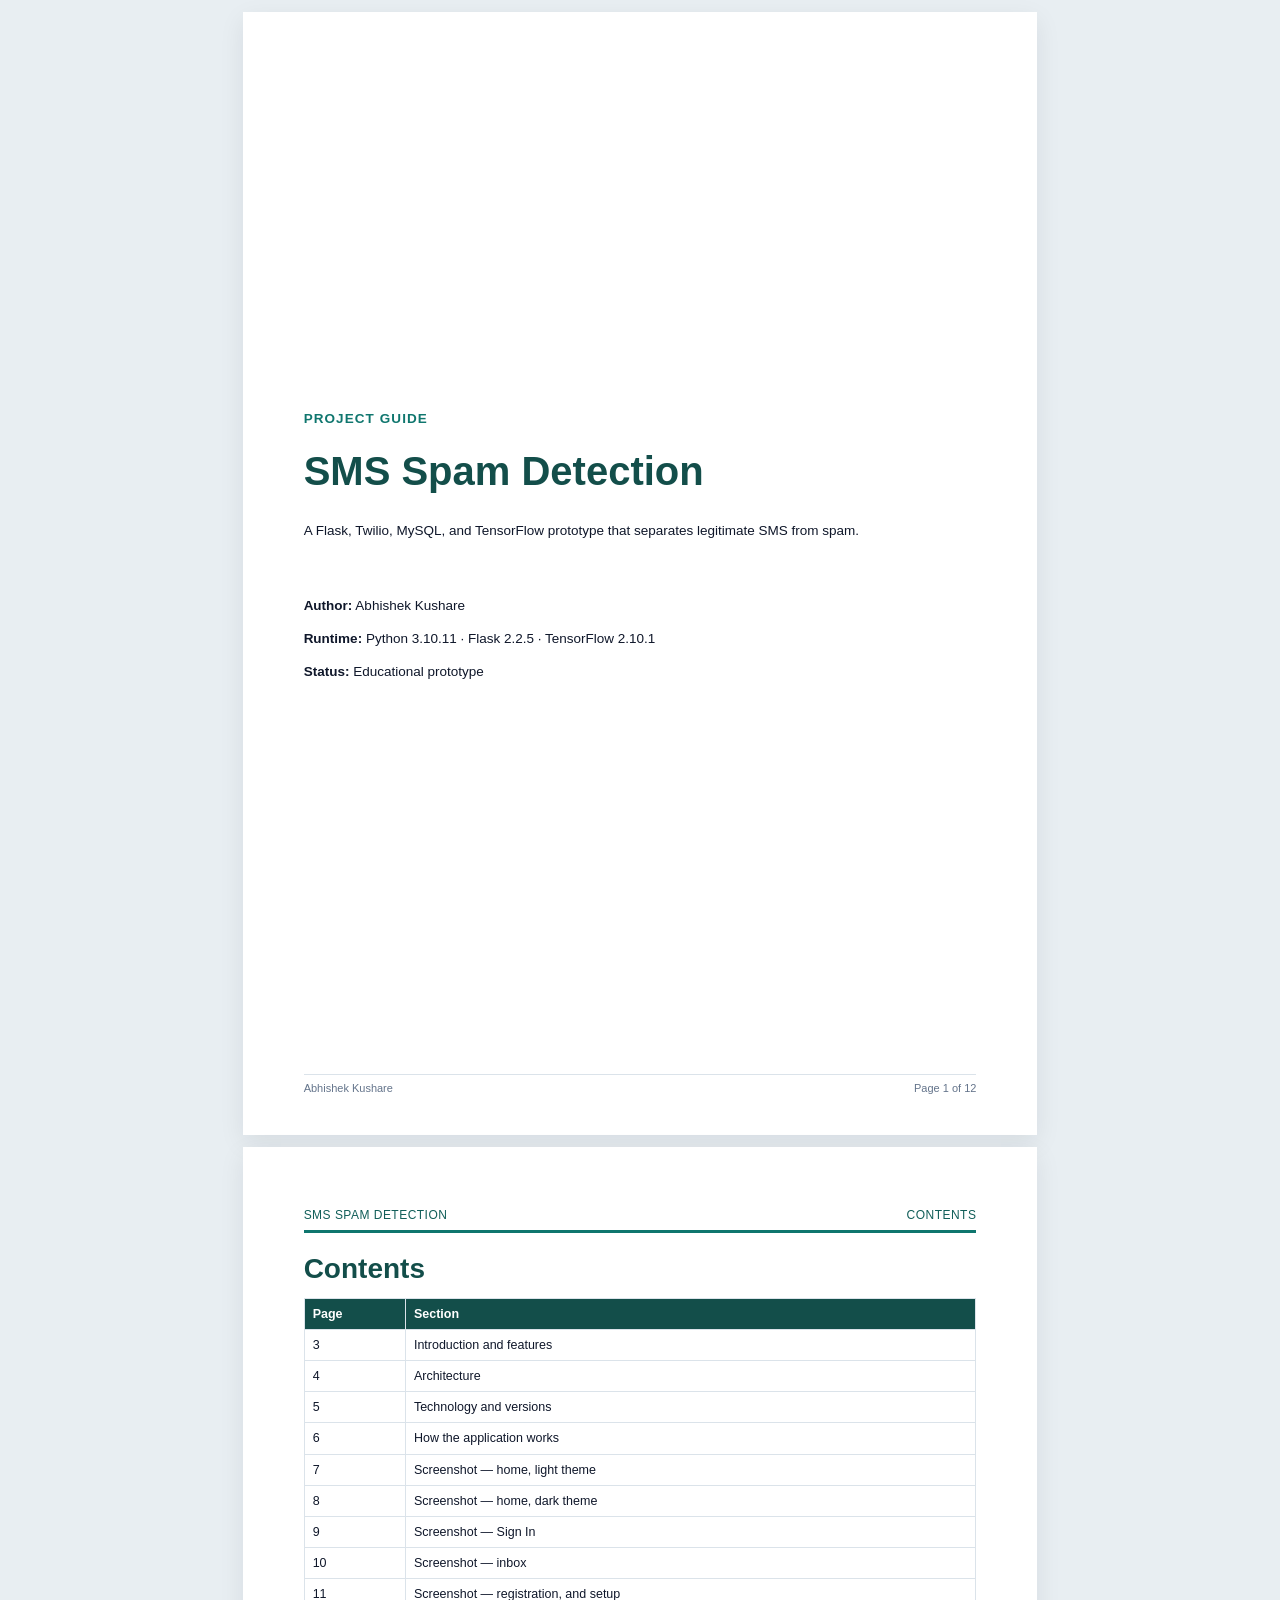
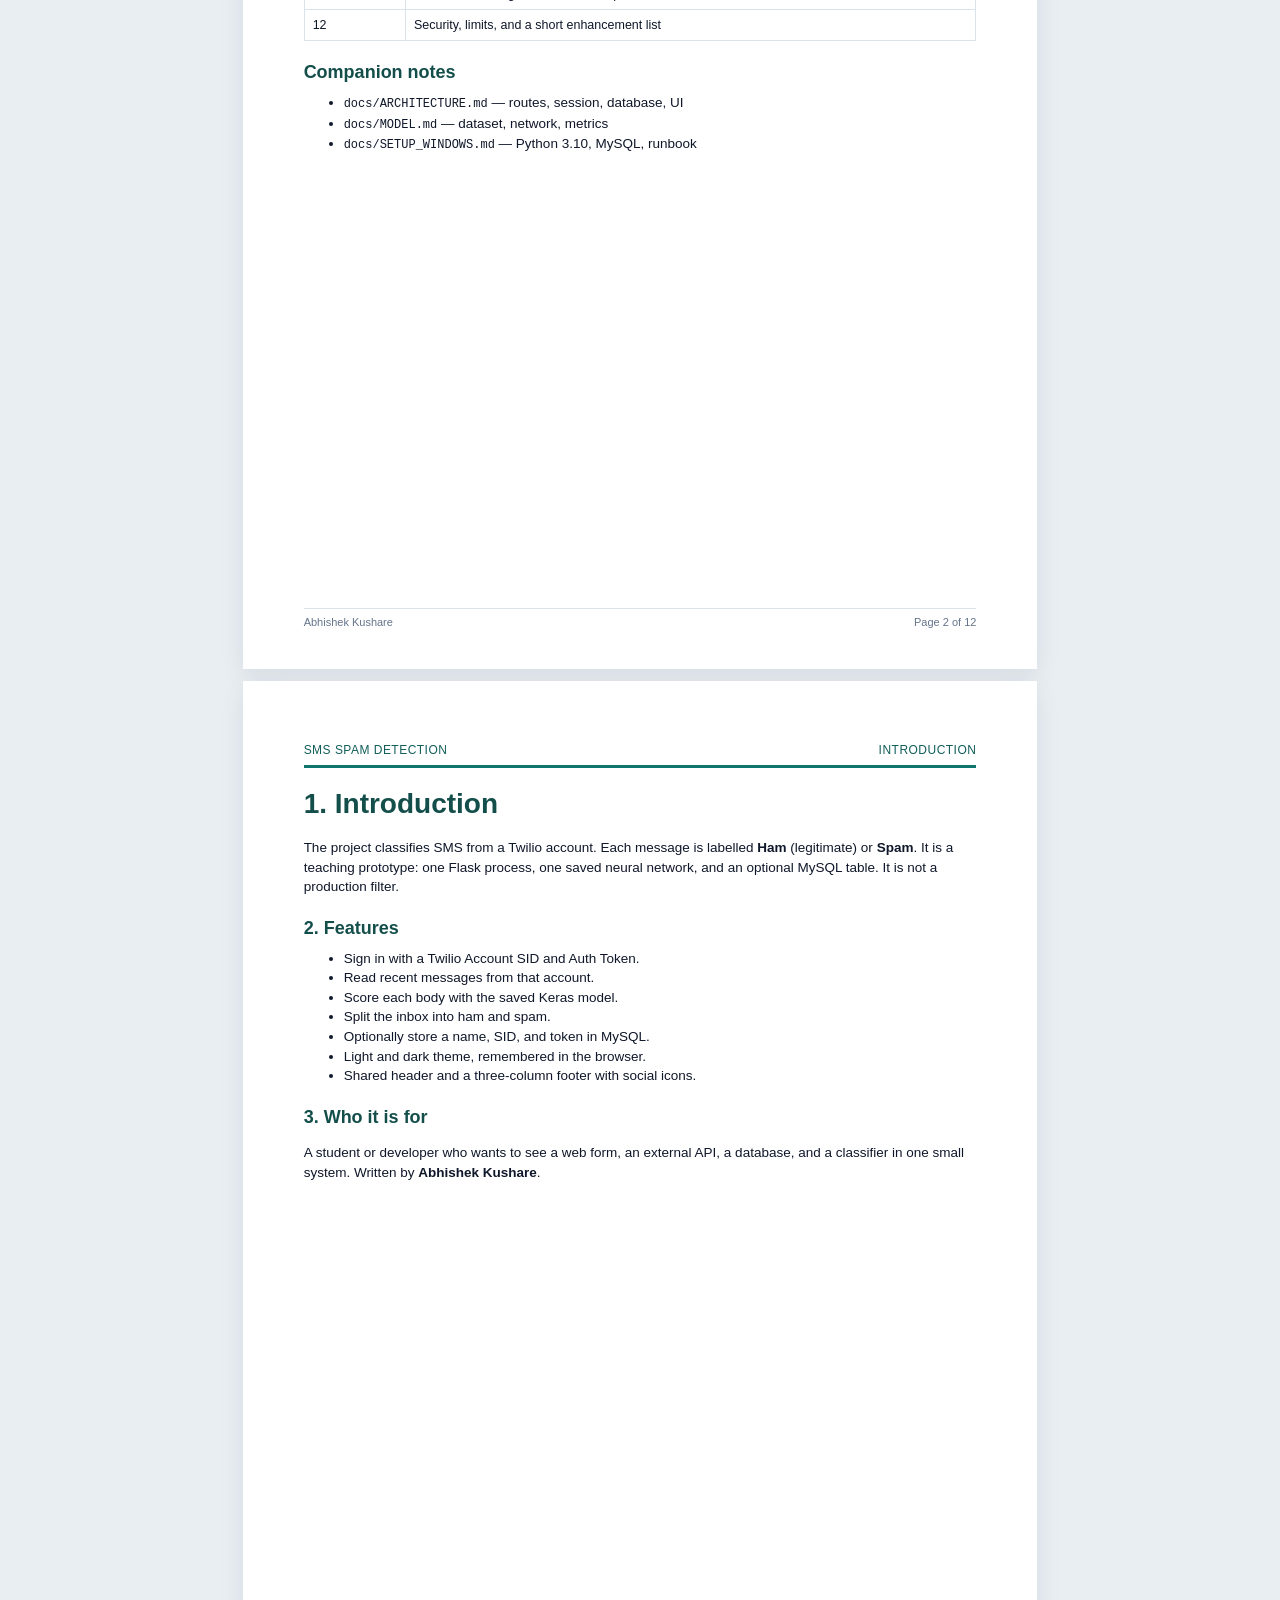
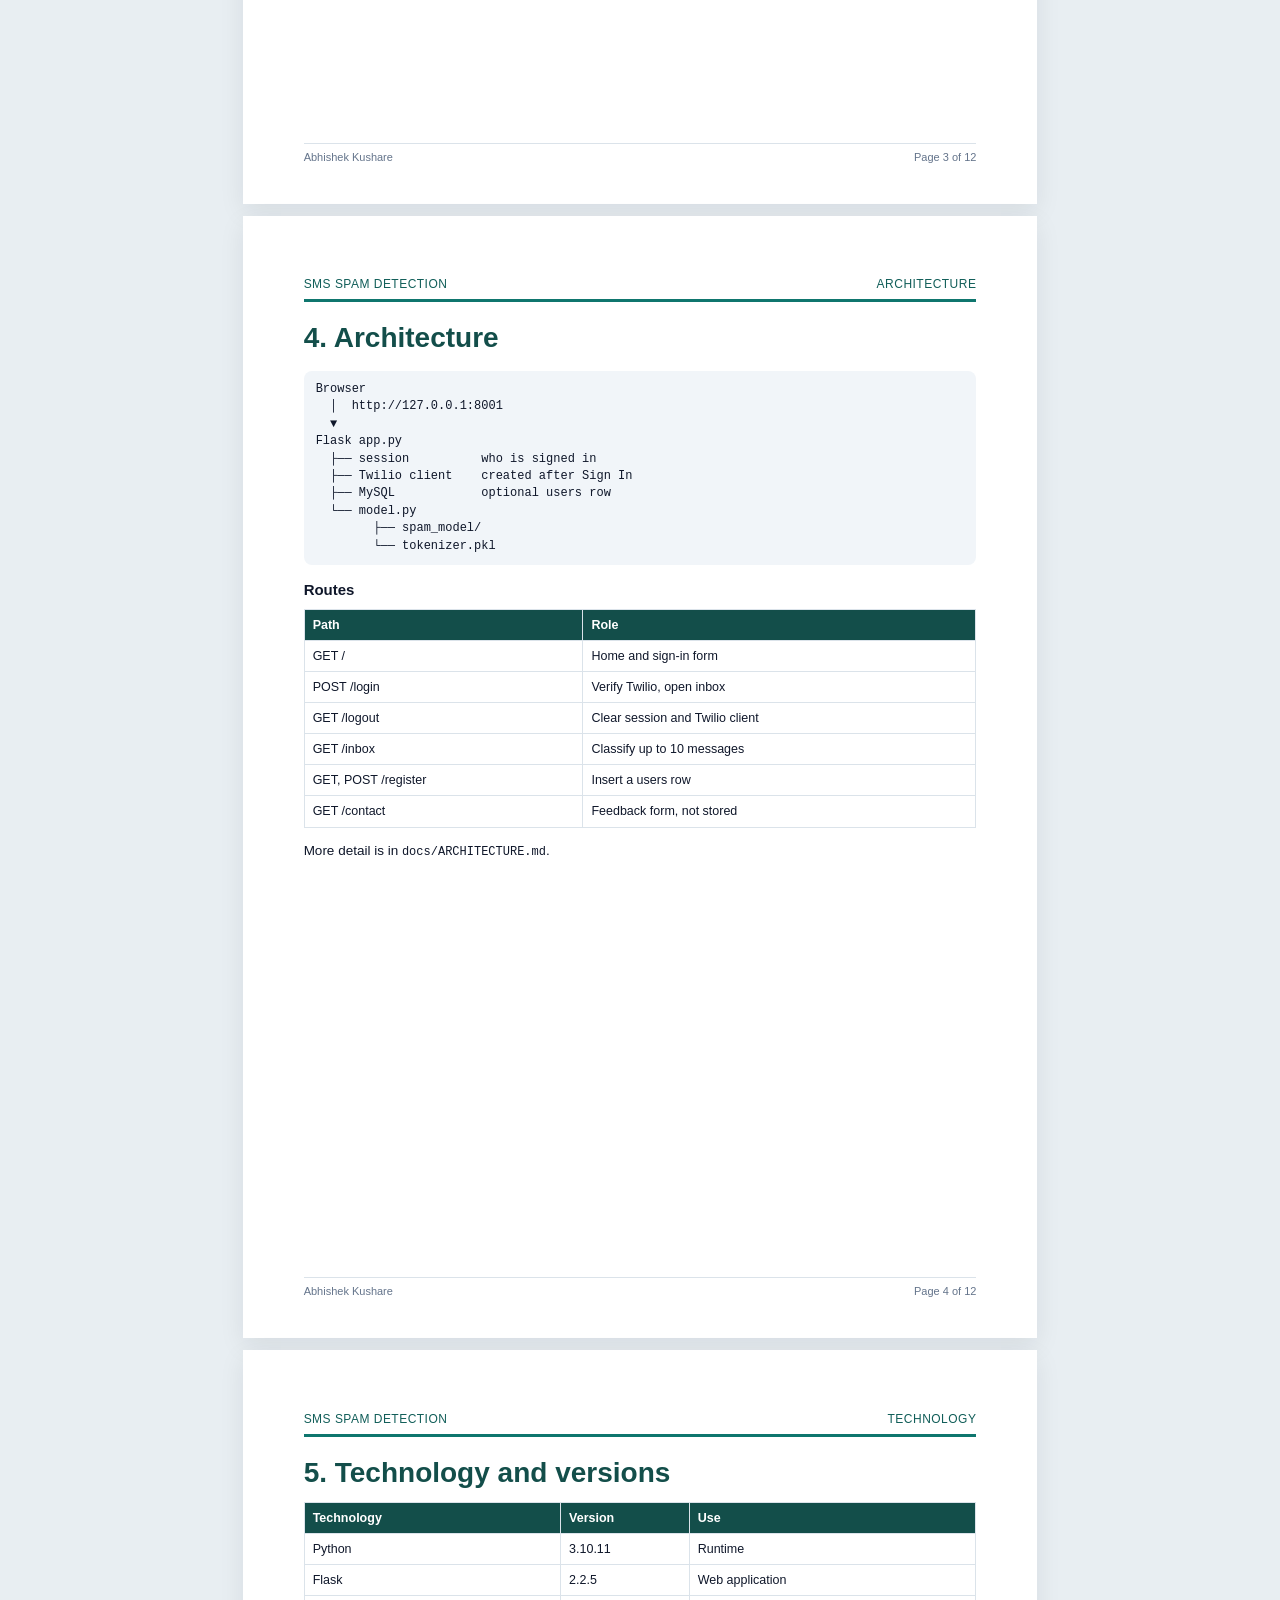
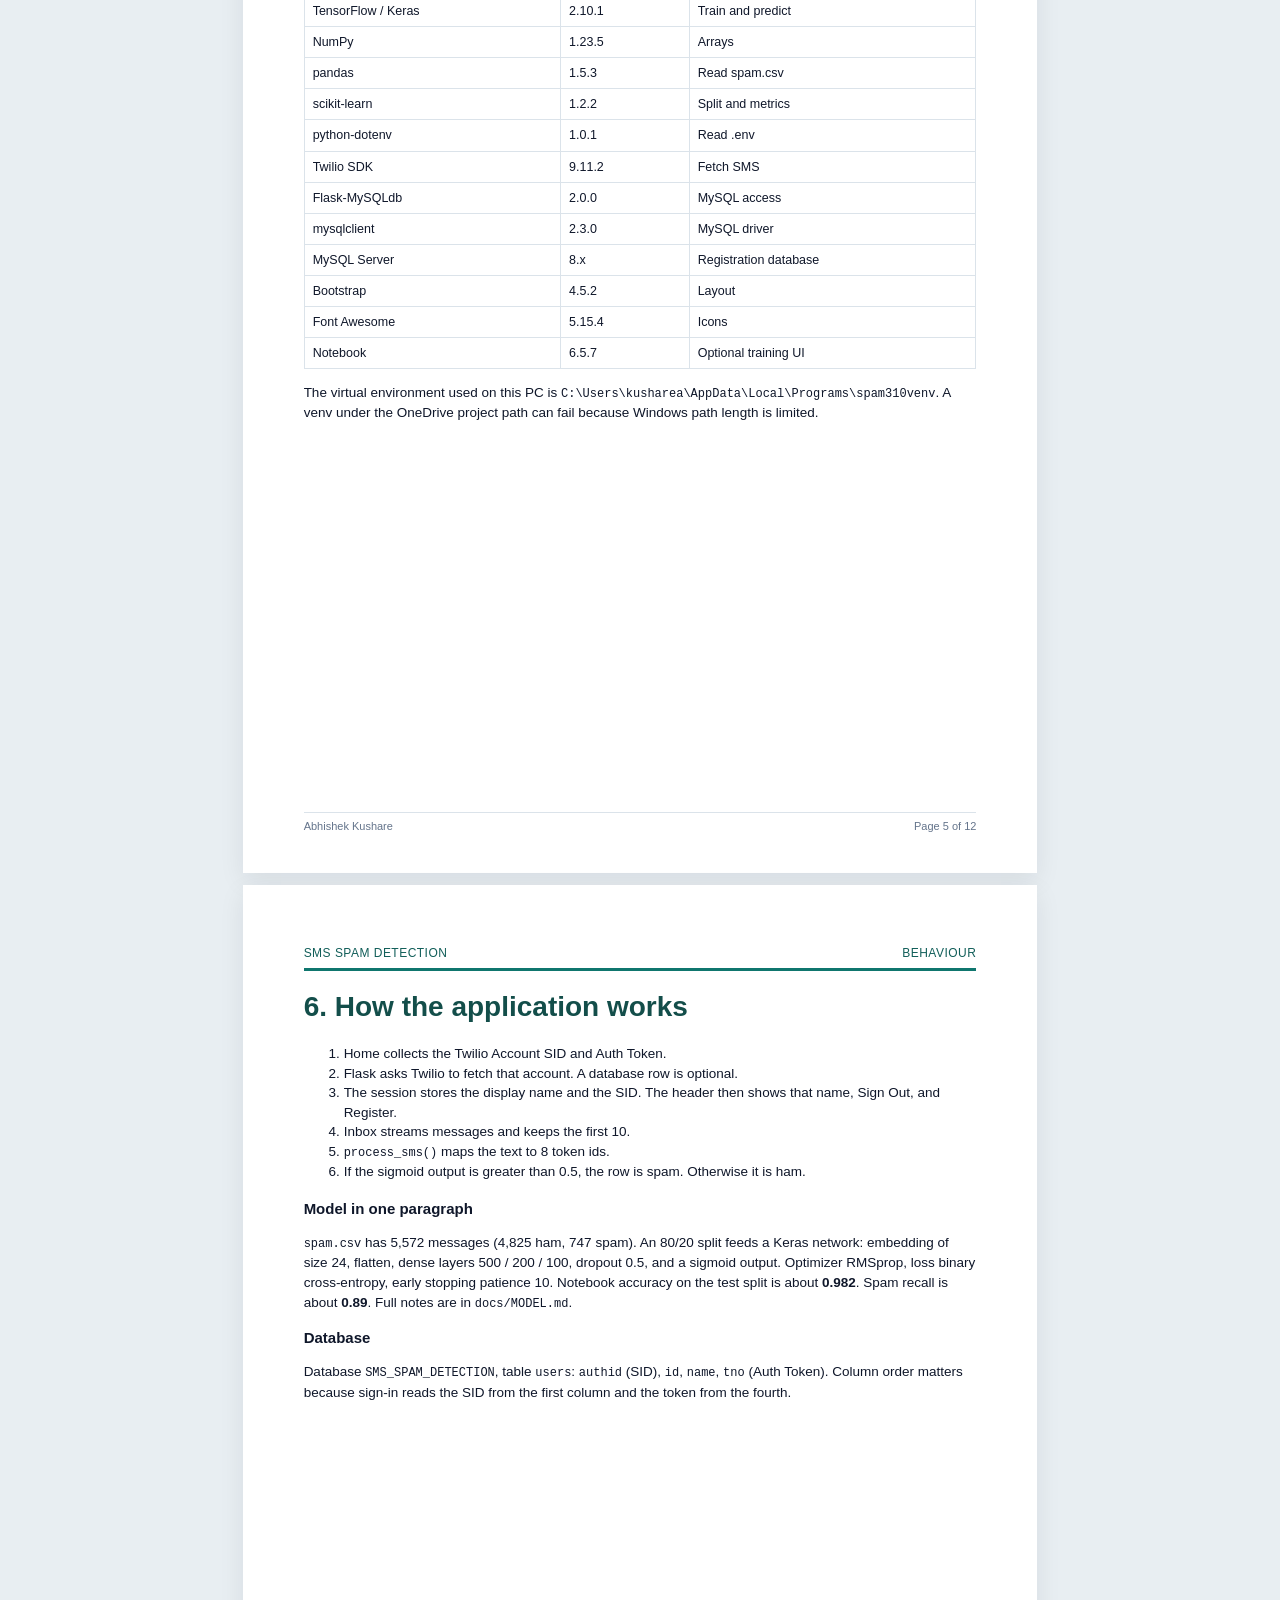
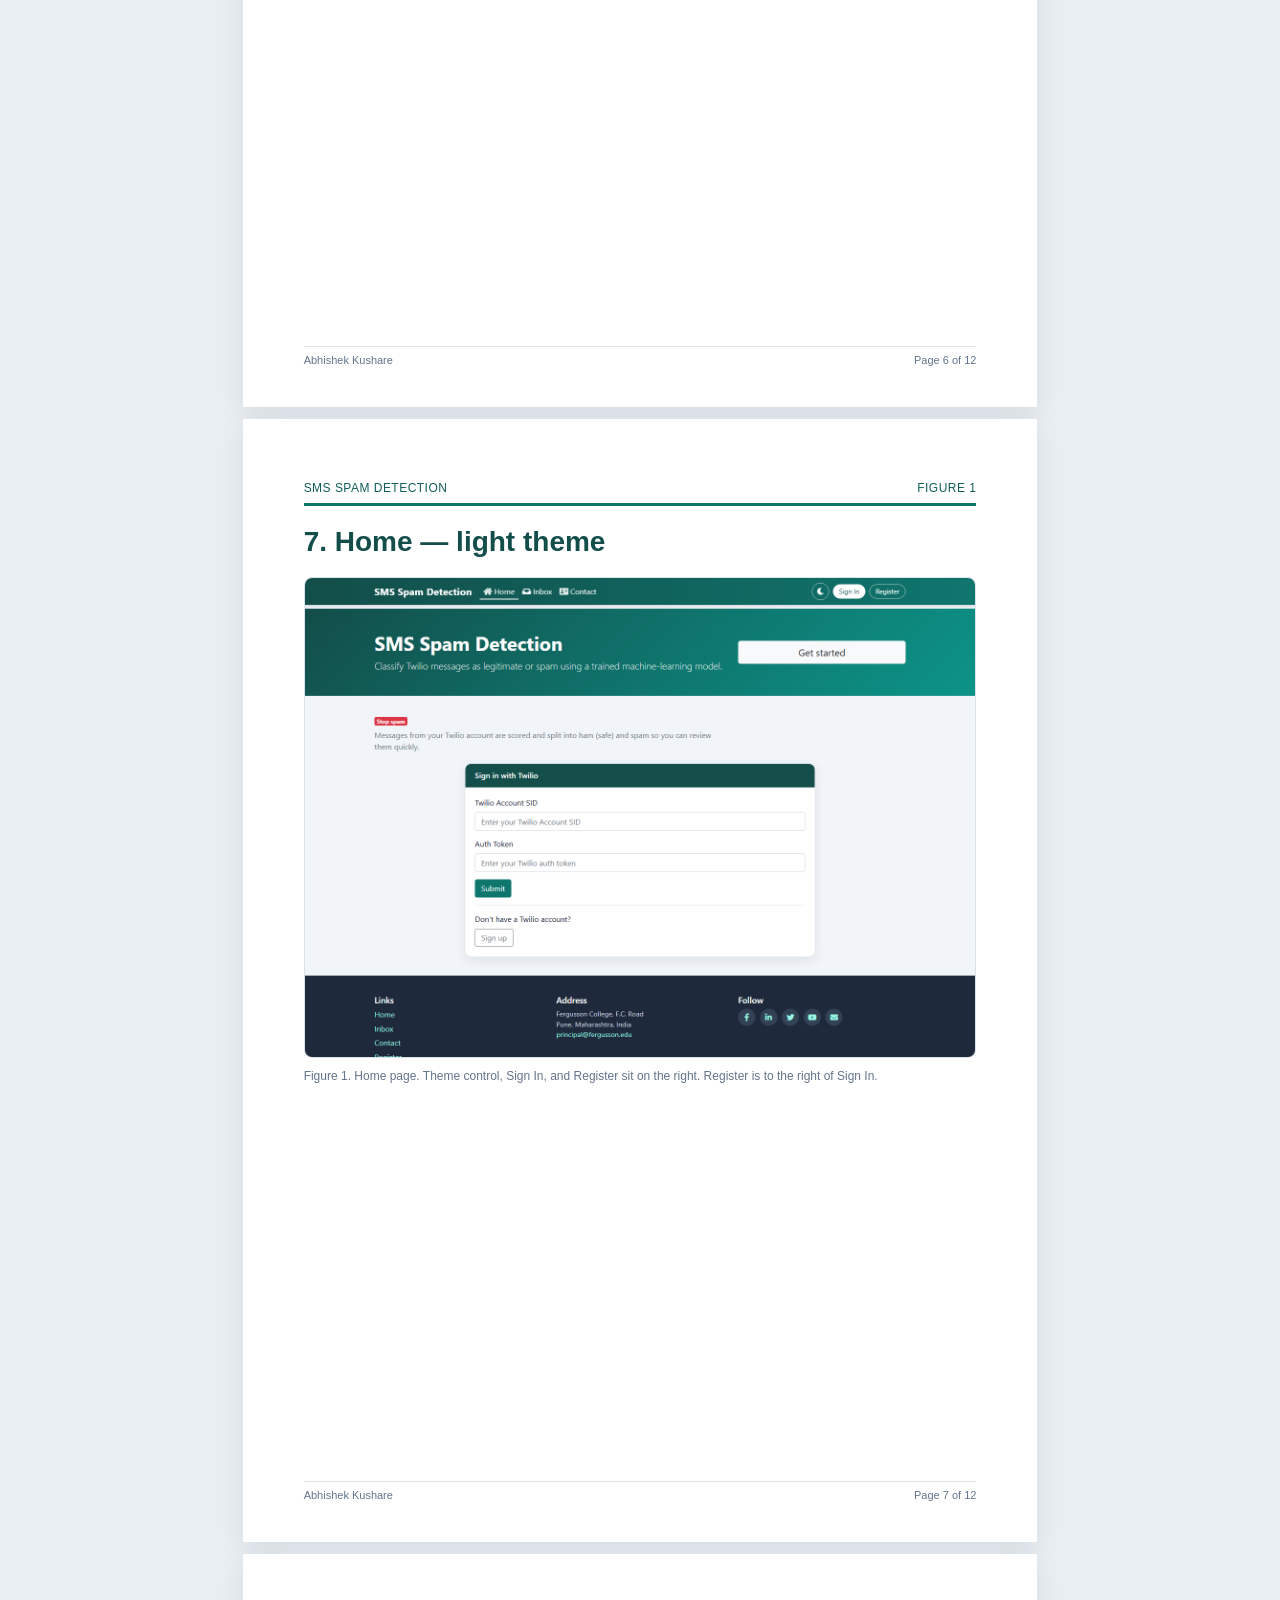
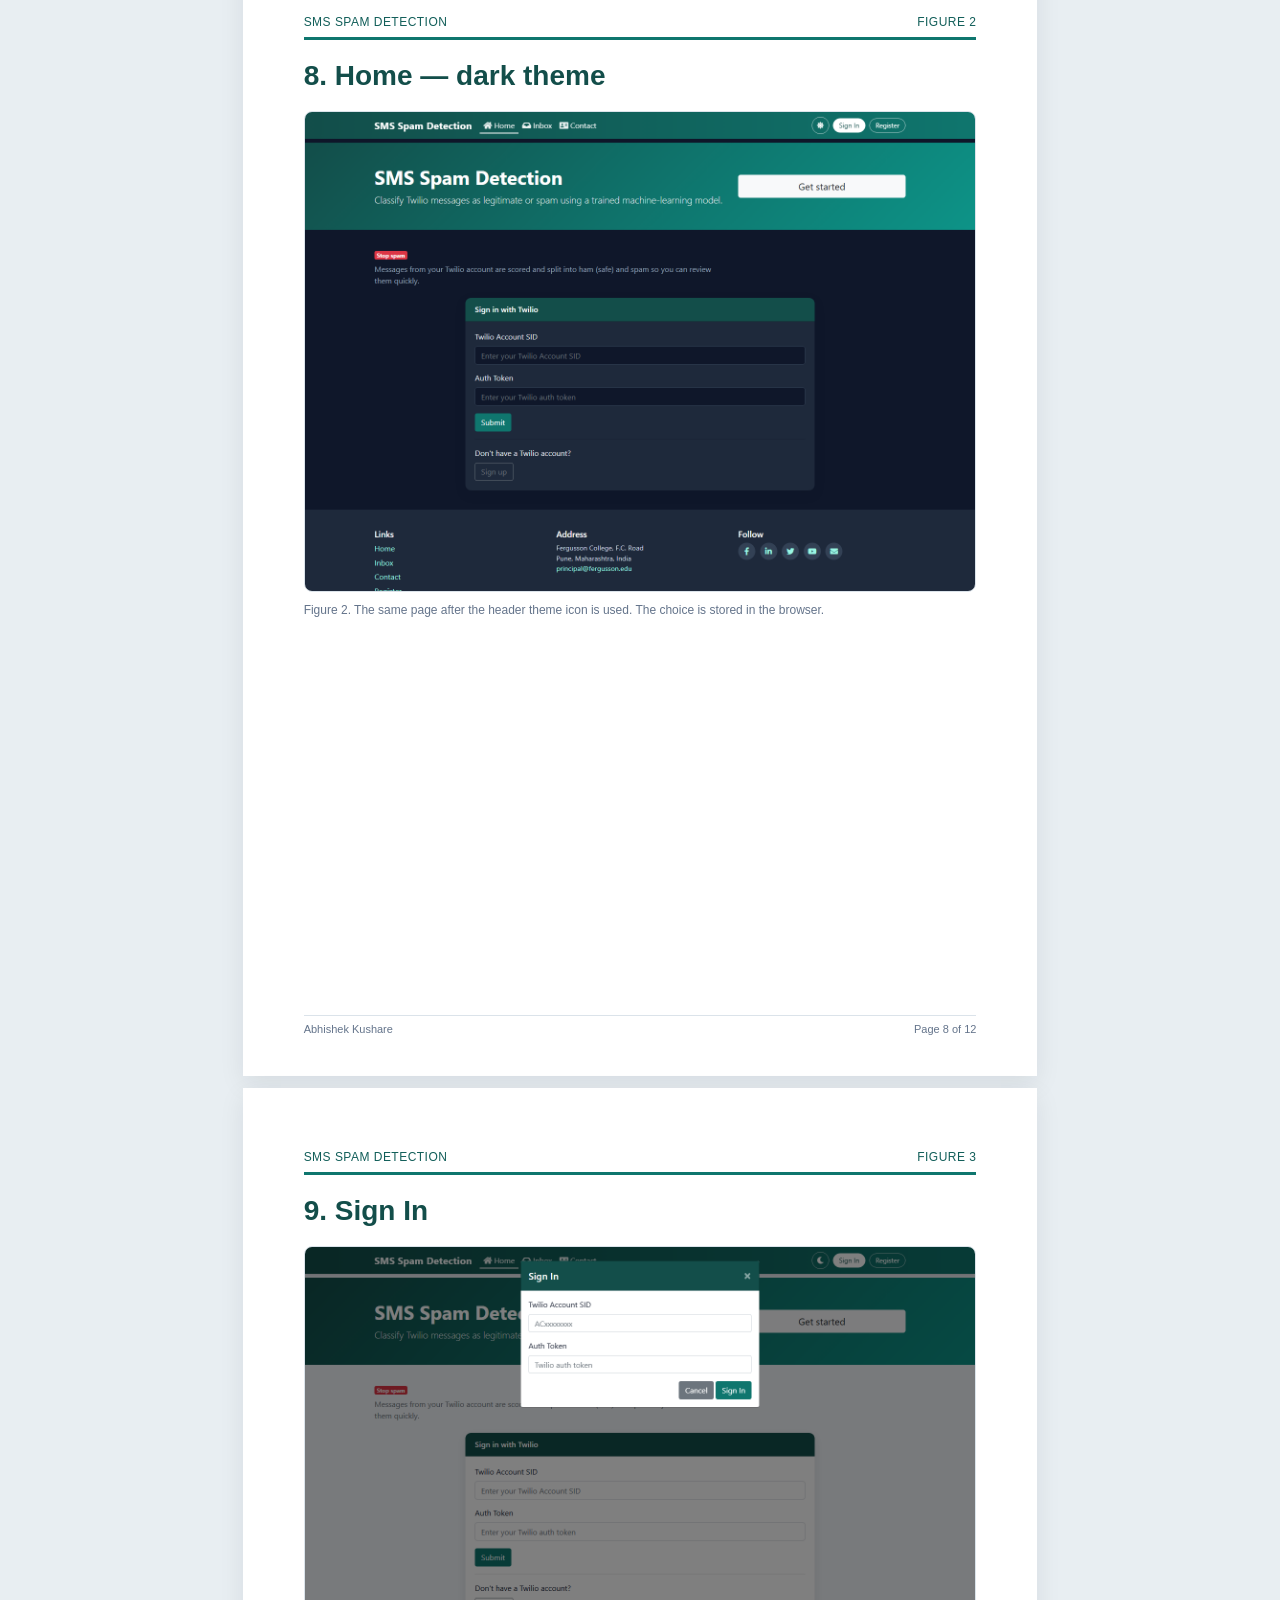
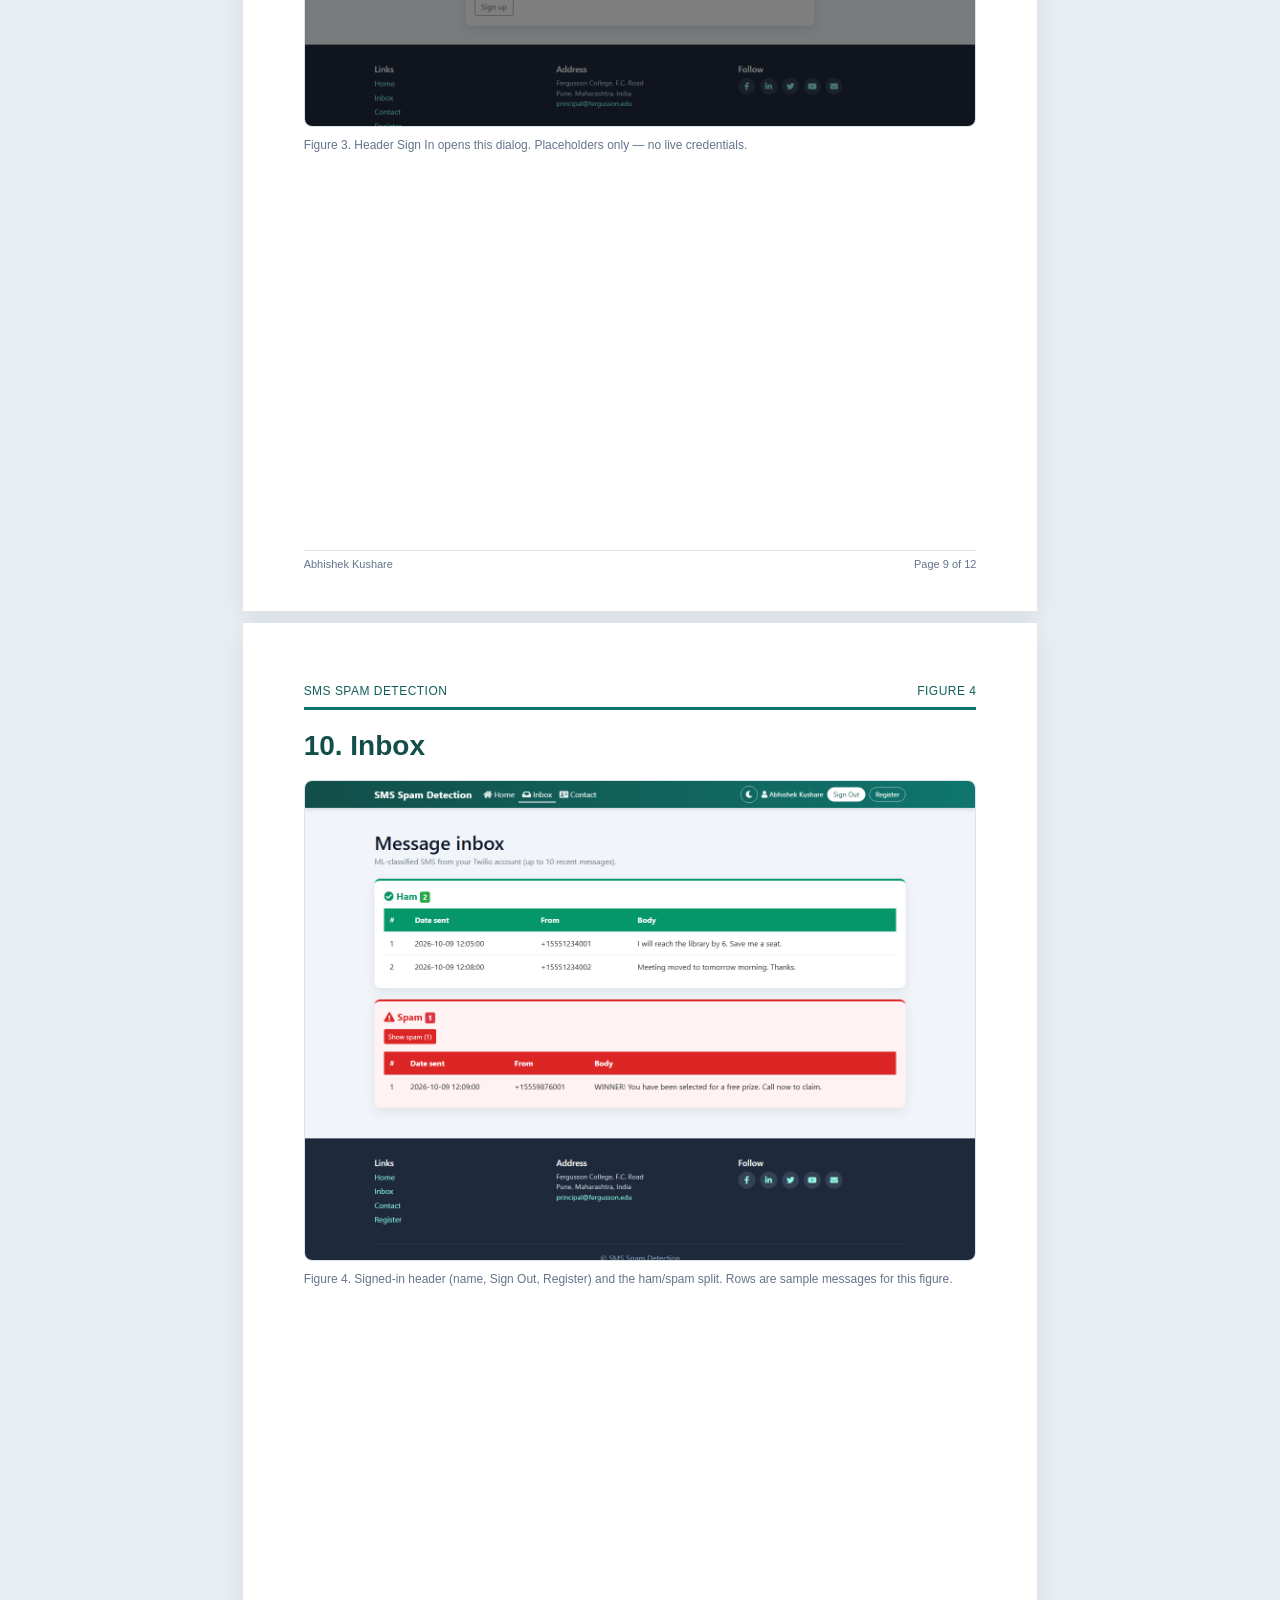
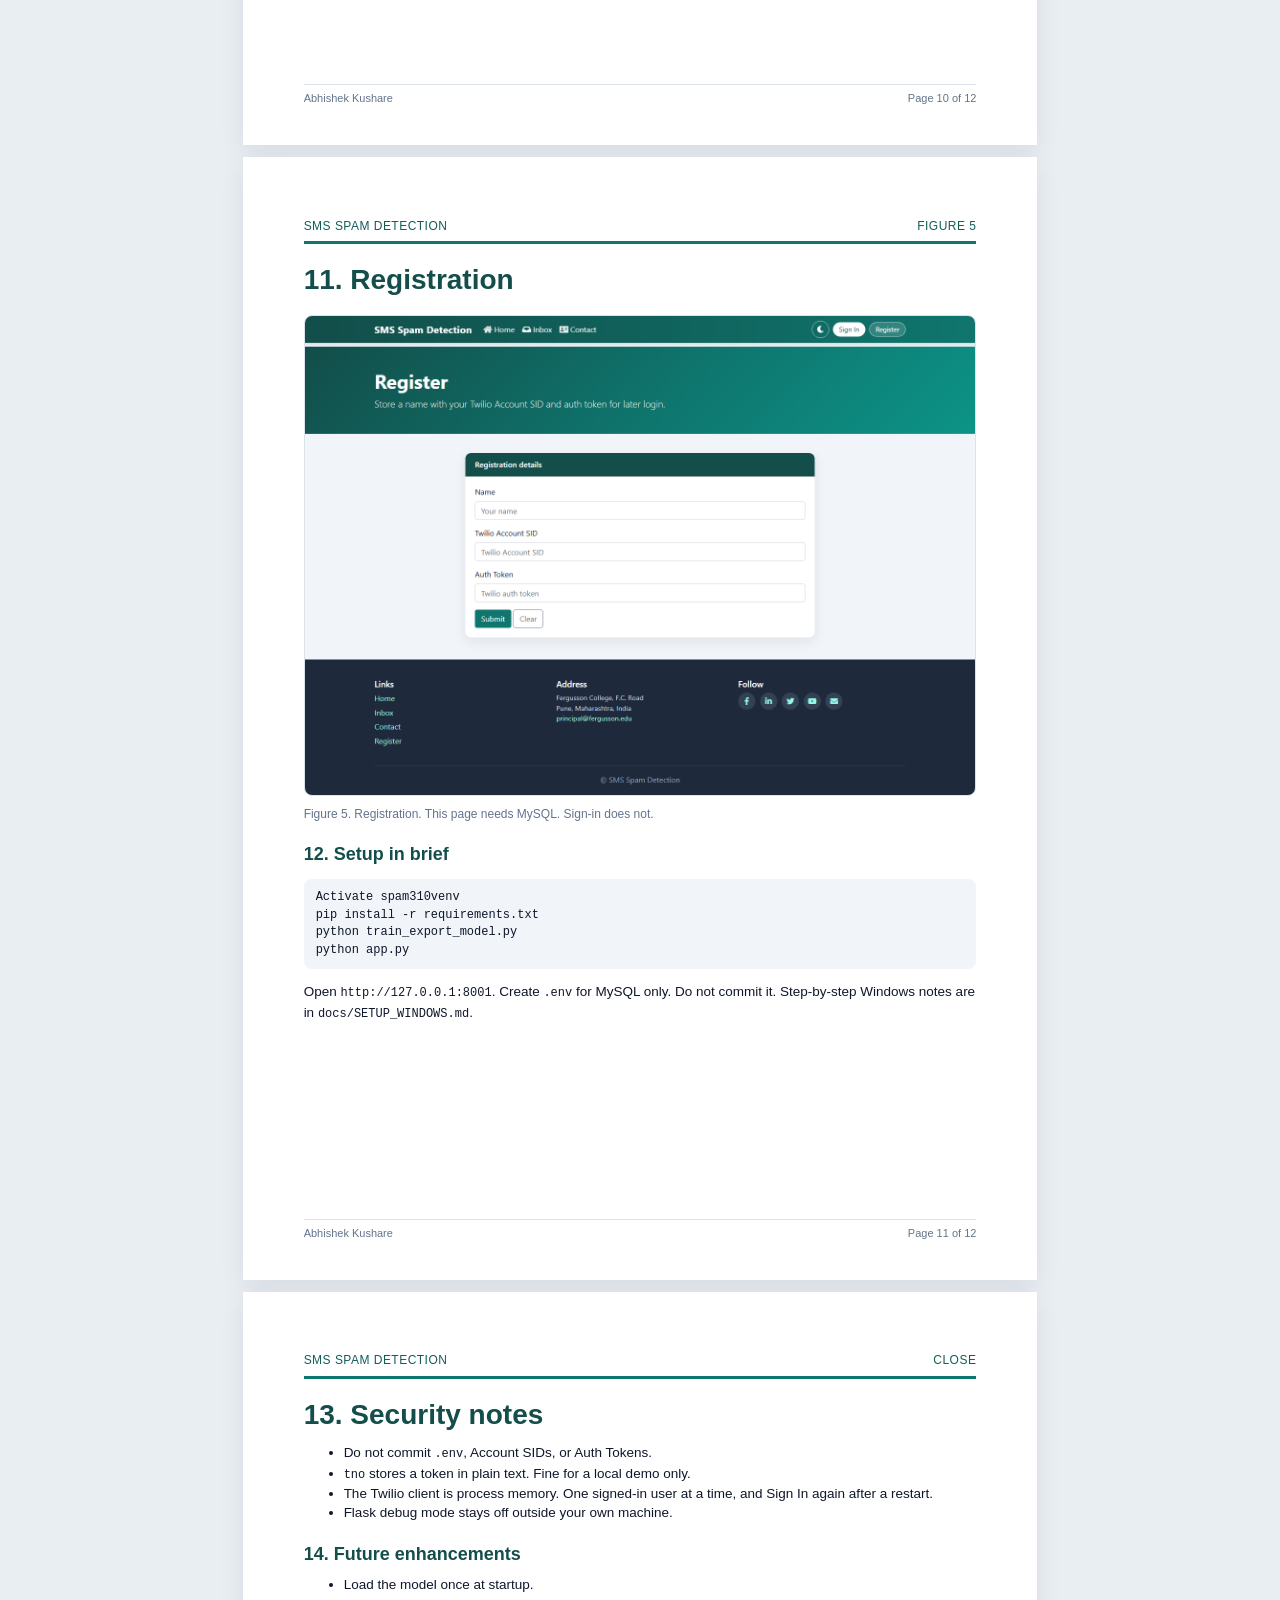
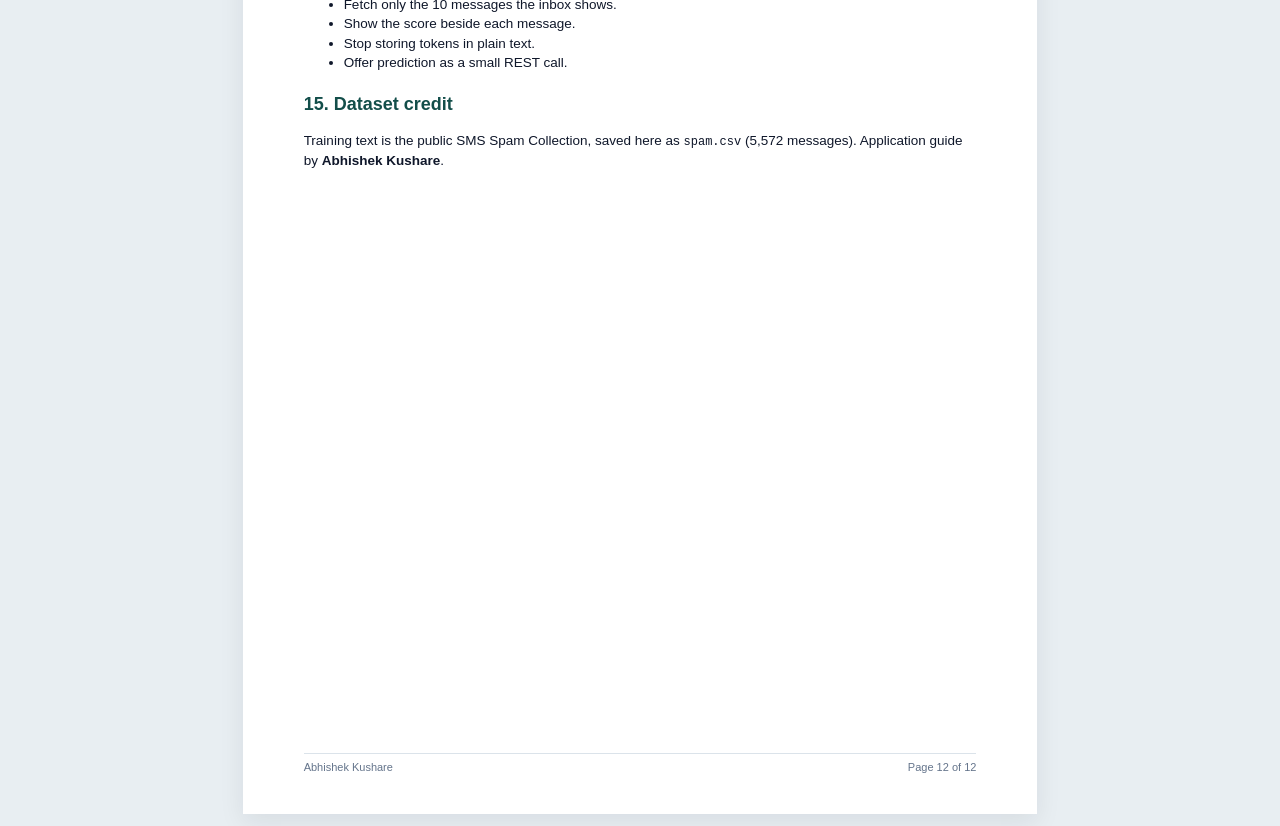
<file: docs/SMS_Spam_Detection_Guide.html>
<!DOCTYPE html>
<html lang="en">
<head>
  <meta charset="utf-8">
  <title>SMS Spam Detection — Project Guide</title>
  <style>
    @page { size: A4; margin: 16mm 14mm 18mm; }
    * { box-sizing: border-box; }
    body {
      margin: 0;
      background: #e8eef2;
      color: #0f172a;
      font-family: "Segoe UI", Calibri, sans-serif;
      line-height: 1.45;
    }
    .page {
      width: 210mm;
      min-height: 297mm;
      margin: 12px auto;
      background: #fff;
      padding: 16mm 16mm 22mm;
      position: relative;
      box-shadow: 0 8px 24px rgba(15, 23, 42, 0.08);
      page-break-after: always;
    }
    .page:last-child { page-break-after: auto; }
    header.doc-head {
      display: flex;
      justify-content: space-between;
      border-bottom: 3px solid #0f766e;
      padding-bottom: 6px;
      margin-bottom: 16px;
      color: #115e59;
      font-size: 12px;
      letter-spacing: 0.04em;
      text-transform: uppercase;
    }
    h1 { font-size: 28px; margin: 0 0 8px; color: #134e4a; }
    h2 { font-size: 18px; margin: 18px 0 8px; color: #134e4a; }
    h3 { font-size: 15px; margin: 14px 0 6px; }
    p, li { font-size: 13.5px; }
    .cover {
      display: flex;
      flex-direction: column;
      justify-content: center;
      min-height: 250mm;
    }
    .cover h1 { font-size: 40px; }
    .kicker { color: #0f766e; font-weight: 700; letter-spacing: 0.08em; text-transform: uppercase; }
    .meta { margin-top: 28px; font-size: 14px; }
    table { width: 100%; border-collapse: collapse; font-size: 12.5px; margin: 8px 0 12px; }
    th, td { border: 1px solid #dbe3ea; padding: 6px 8px; text-align: left; vertical-align: top; }
    th { background: #134e4a; color: #fff; }
    pre, code { font-family: Consolas, monospace; font-size: 12px; }
    pre {
      background: #f1f5f9;
      padding: 10px 12px;
      border-radius: 8px;
      white-space: pre-wrap;
    }
    img.shot {
      width: 100%;
      border: 1px solid #dbe3ea;
      border-radius: 8px;
      margin: 6px 0 4px;
    }
    .caption { font-size: 12px; color: #64748b; margin: 0 0 12px; }
    .footer {
      position: absolute;
      left: 16mm;
      right: 16mm;
      bottom: 10mm;
      border-top: 1px solid #dbe3ea;
      padding-top: 6px;
      display: flex;
      justify-content: space-between;
      font-size: 11px;
      color: #64748b;
    }
    ul { margin-top: 6px; }
    a { color: #0f766e; }
  </style>
</head>
<body>

<section class="page">
  <div class="cover">
    <p class="kicker">Project guide</p>
    <h1>SMS Spam Detection</h1>
    <p>A Flask, Twilio, MySQL, and TensorFlow prototype that separates legitimate SMS from spam.</p>
    <div class="meta">
      <p><strong>Author:</strong> Abhishek Kushare</p>
      <p><strong>Runtime:</strong> Python 3.10.11 · Flask 2.2.5 · TensorFlow 2.10.1</p>
      <p><strong>Status:</strong> Educational prototype</p>
    </div>
  </div>
  <div class="footer"><span>Abhishek Kushare</span><span>Page 1 of 12</span></div>
</section>

<section class="page">
  <header class="doc-head"><span>SMS Spam Detection</span><span>Contents</span></header>
  <h1>Contents</h1>
  <table>
    <tr><th>Page</th><th>Section</th></tr>
    <tr><td>3</td><td>Introduction and features</td></tr>
    <tr><td>4</td><td>Architecture</td></tr>
    <tr><td>5</td><td>Technology and versions</td></tr>
    <tr><td>6</td><td>How the application works</td></tr>
    <tr><td>7</td><td>Screenshot — home, light theme</td></tr>
    <tr><td>8</td><td>Screenshot — home, dark theme</td></tr>
    <tr><td>9</td><td>Screenshot — Sign In</td></tr>
    <tr><td>10</td><td>Screenshot — inbox</td></tr>
    <tr><td>11</td><td>Screenshot — registration, and setup</td></tr>
    <tr><td>12</td><td>Security, limits, and a short enhancement list</td></tr>
  </table>
  <h2>Companion notes</h2>
  <ul>
    <li><code>docs/ARCHITECTURE.md</code> — routes, session, database, UI</li>
    <li><code>docs/MODEL.md</code> — dataset, network, metrics</li>
    <li><code>docs/SETUP_WINDOWS.md</code> — Python 3.10, MySQL, runbook</li>
  </ul>
  <div class="footer"><span>Abhishek Kushare</span><span>Page 2 of 12</span></div>
</section>

<section class="page">
  <header class="doc-head"><span>SMS Spam Detection</span><span>Introduction</span></header>
  <h1>1. Introduction</h1>
  <p>The project classifies SMS from a Twilio account. Each message is labelled <strong>Ham</strong> (legitimate) or <strong>Spam</strong>. It is a teaching prototype: one Flask process, one saved neural network, and an optional MySQL table. It is not a production filter.</p>
  <h2>2. Features</h2>
  <ul>
    <li>Sign in with a Twilio Account SID and Auth Token.</li>
    <li>Read recent messages from that account.</li>
    <li>Score each body with the saved Keras model.</li>
    <li>Split the inbox into ham and spam.</li>
    <li>Optionally store a name, SID, and token in MySQL.</li>
    <li>Light and dark theme, remembered in the browser.</li>
    <li>Shared header and a three-column footer with social icons.</li>
  </ul>
  <h2>3. Who it is for</h2>
  <p>A student or developer who wants to see a web form, an external API, a database, and a classifier in one small system. Written by <strong>Abhishek Kushare</strong>.</p>
  <div class="footer"><span>Abhishek Kushare</span><span>Page 3 of 12</span></div>
</section>

<section class="page">
  <header class="doc-head"><span>SMS Spam Detection</span><span>Architecture</span></header>
  <h1>4. Architecture</h1>
  <pre>Browser
  │  http://127.0.0.1:8001
  ▼
Flask app.py
  ├── session          who is signed in
  ├── Twilio client    created after Sign In
  ├── MySQL            optional users row
  └── model.py
        ├── spam_model/
        └── tokenizer.pkl</pre>
  <h3>Routes</h3>
  <table>
    <tr><th>Path</th><th>Role</th></tr>
    <tr><td>GET /</td><td>Home and sign-in form</td></tr>
    <tr><td>POST /login</td><td>Verify Twilio, open inbox</td></tr>
    <tr><td>GET /logout</td><td>Clear session and Twilio client</td></tr>
    <tr><td>GET /inbox</td><td>Classify up to 10 messages</td></tr>
    <tr><td>GET, POST /register</td><td>Insert a users row</td></tr>
    <tr><td>GET /contact</td><td>Feedback form, not stored</td></tr>
  </table>
  <p>More detail is in <code>docs/ARCHITECTURE.md</code>.</p>
  <div class="footer"><span>Abhishek Kushare</span><span>Page 4 of 12</span></div>
</section>

<section class="page">
  <header class="doc-head"><span>SMS Spam Detection</span><span>Technology</span></header>
  <h1>5. Technology and versions</h1>
  <table>
    <tr><th>Technology</th><th>Version</th><th>Use</th></tr>
    <tr><td>Python</td><td>3.10.11</td><td>Runtime</td></tr>
    <tr><td>Flask</td><td>2.2.5</td><td>Web application</td></tr>
    <tr><td>TensorFlow / Keras</td><td>2.10.1</td><td>Train and predict</td></tr>
    <tr><td>NumPy</td><td>1.23.5</td><td>Arrays</td></tr>
    <tr><td>pandas</td><td>1.5.3</td><td>Read spam.csv</td></tr>
    <tr><td>scikit-learn</td><td>1.2.2</td><td>Split and metrics</td></tr>
    <tr><td>python-dotenv</td><td>1.0.1</td><td>Read .env</td></tr>
    <tr><td>Twilio SDK</td><td>9.11.2</td><td>Fetch SMS</td></tr>
    <tr><td>Flask-MySQLdb</td><td>2.0.0</td><td>MySQL access</td></tr>
    <tr><td>mysqlclient</td><td>2.3.0</td><td>MySQL driver</td></tr>
    <tr><td>MySQL Server</td><td>8.x</td><td>Registration database</td></tr>
    <tr><td>Bootstrap</td><td>4.5.2</td><td>Layout</td></tr>
    <tr><td>Font Awesome</td><td>5.15.4</td><td>Icons</td></tr>
    <tr><td>Notebook</td><td>6.5.7</td><td>Optional training UI</td></tr>
  </table>
  <p>The virtual environment used on this PC is <code>C:\Users\kusharea\AppData\Local\Programs\spam310venv</code>. A venv under the OneDrive project path can fail because Windows path length is limited.</p>
  <div class="footer"><span>Abhishek Kushare</span><span>Page 5 of 12</span></div>
</section>

<section class="page">
  <header class="doc-head"><span>SMS Spam Detection</span><span>Behaviour</span></header>
  <h1>6. How the application works</h1>
  <ol>
    <li>Home collects the Twilio Account SID and Auth Token.</li>
    <li>Flask asks Twilio to fetch that account. A database row is optional.</li>
    <li>The session stores the display name and the SID. The header then shows that name, Sign Out, and Register.</li>
    <li>Inbox streams messages and keeps the first 10.</li>
    <li><code>process_sms()</code> maps the text to 8 token ids.</li>
    <li>If the sigmoid output is greater than 0.5, the row is spam. Otherwise it is ham.</li>
  </ol>
  <h3>Model in one paragraph</h3>
  <p><code>spam.csv</code> has 5,572 messages (4,825 ham, 747 spam). An 80/20 split feeds a Keras network: embedding of size 24, flatten, dense layers 500 / 200 / 100, dropout 0.5, and a sigmoid output. Optimizer RMSprop, loss binary cross-entropy, early stopping patience 10. Notebook accuracy on the test split is about <strong>0.982</strong>. Spam recall is about <strong>0.89</strong>. Full notes are in <code>docs/MODEL.md</code>.</p>
  <h3>Database</h3>
  <p>Database <code>SMS_SPAM_DETECTION</code>, table <code>users</code>: <code>authid</code> (SID), <code>id</code>, <code>name</code>, <code>tno</code> (Auth Token). Column order matters because sign-in reads the SID from the first column and the token from the fourth.</p>
  <div class="footer"><span>Abhishek Kushare</span><span>Page 6 of 12</span></div>
</section>

<section class="page">
  <header class="doc-head"><span>SMS Spam Detection</span><span>Figure 1</span></header>
  <h1>7. Home — light theme</h1>
  <img class="shot" src="images/home-light.png" alt="Home page, light theme">
  <p class="caption">Figure 1. Home page. Theme control, Sign In, and Register sit on the right. Register is to the right of Sign In.</p>
  <div class="footer"><span>Abhishek Kushare</span><span>Page 7 of 12</span></div>
</section>

<section class="page">
  <header class="doc-head"><span>SMS Spam Detection</span><span>Figure 2</span></header>
  <h1>8. Home — dark theme</h1>
  <img class="shot" src="images/home-dark.png" alt="Home page, dark theme">
  <p class="caption">Figure 2. The same page after the header theme icon is used. The choice is stored in the browser.</p>
  <div class="footer"><span>Abhishek Kushare</span><span>Page 8 of 12</span></div>
</section>

<section class="page">
  <header class="doc-head"><span>SMS Spam Detection</span><span>Figure 3</span></header>
  <h1>9. Sign In</h1>
  <img class="shot" src="images/sign-in.png" alt="Sign-in dialog">
  <p class="caption">Figure 3. Header Sign In opens this dialog. Placeholders only — no live credentials.</p>
  <div class="footer"><span>Abhishek Kushare</span><span>Page 9 of 12</span></div>
</section>

<section class="page">
  <header class="doc-head"><span>SMS Spam Detection</span><span>Figure 4</span></header>
  <h1>10. Inbox</h1>
  <img class="shot" src="images/inbox.png" alt="Inbox with ham and spam">
  <p class="caption">Figure 4. Signed-in header (name, Sign Out, Register) and the ham/spam split. Rows are sample messages for this figure.</p>
  <div class="footer"><span>Abhishek Kushare</span><span>Page 10 of 12</span></div>
</section>

<section class="page">
  <header class="doc-head"><span>SMS Spam Detection</span><span>Figure 5</span></header>
  <h1>11. Registration</h1>
  <img class="shot" src="images/register.png" alt="Registration form">
  <p class="caption">Figure 5. Registration. This page needs MySQL. Sign-in does not.</p>
  <h2>12. Setup in brief</h2>
  <pre>Activate spam310venv
pip install -r requirements.txt
python train_export_model.py
python app.py</pre>
  <p>Open <code>http://127.0.0.1:8001</code>. Create <code>.env</code> for MySQL only. Do not commit it. Step-by-step Windows notes are in <code>docs/SETUP_WINDOWS.md</code>.</p>
  <div class="footer"><span>Abhishek Kushare</span><span>Page 11 of 12</span></div>
</section>

<section class="page">
  <header class="doc-head"><span>SMS Spam Detection</span><span>Close</span></header>
  <h1>13. Security notes</h1>
  <ul>
    <li>Do not commit <code>.env</code>, Account SIDs, or Auth Tokens.</li>
    <li><code>tno</code> stores a token in plain text. Fine for a local demo only.</li>
    <li>The Twilio client is process memory. One signed-in user at a time, and Sign In again after a restart.</li>
    <li>Flask debug mode stays off outside your own machine.</li>
  </ul>
  <h2>14. Future enhancements</h2>
  <ul>
    <li>Load the model once at startup.</li>
    <li>Fetch only the 10 messages the inbox shows.</li>
    <li>Show the score beside each message.</li>
    <li>Stop storing tokens in plain text.</li>
    <li>Offer prediction as a small REST call.</li>
  </ul>
  <h2>15. Dataset credit</h2>
  <p>Training text is the public SMS Spam Collection, saved here as <code>spam.csv</code> (5,572 messages). Application guide by <strong>Abhishek Kushare</strong>.</p>
  <div class="footer"><span>Abhishek Kushare</span><span>Page 12 of 12</span></div>
</section>

</body>
</html>
</file>
